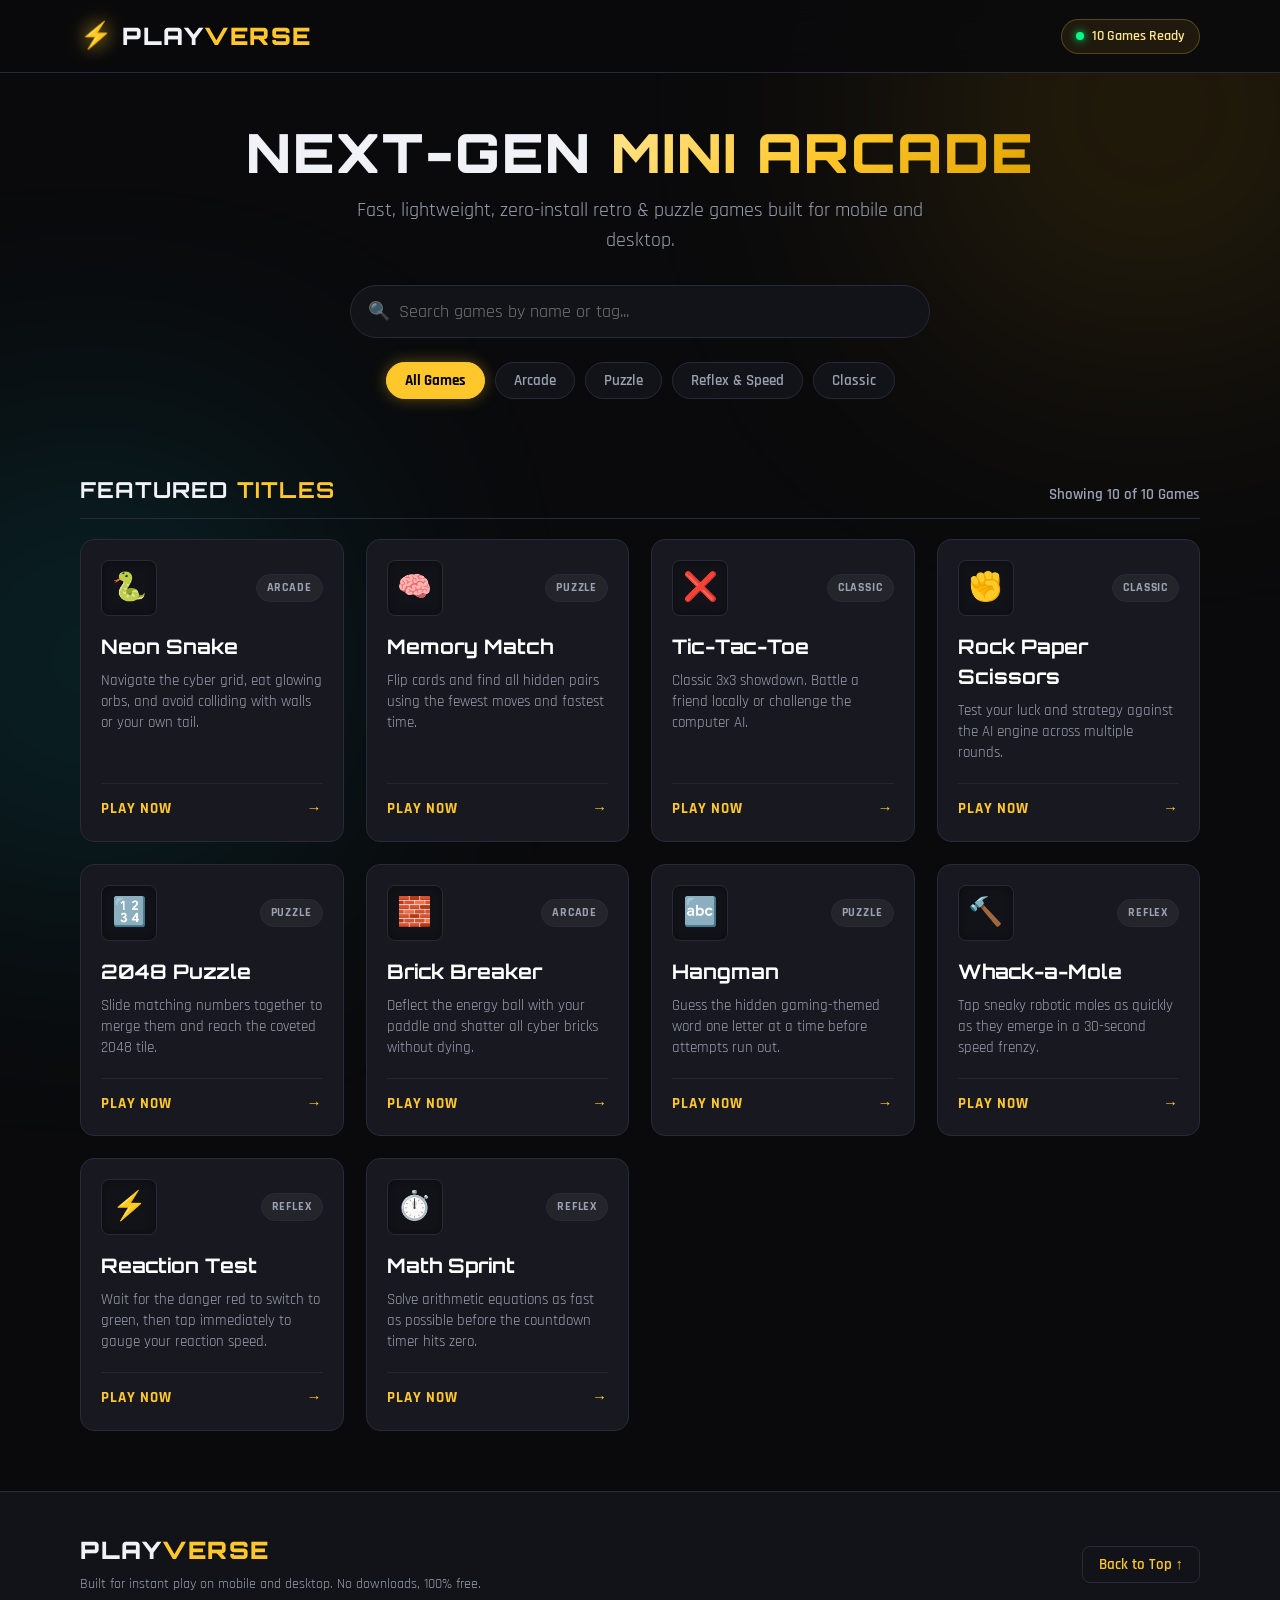
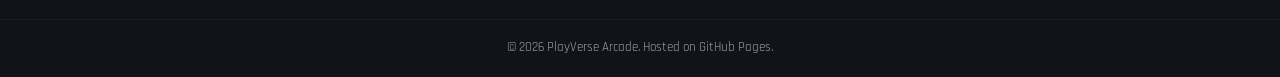
<file: index.html>
<!DOCTYPE html>
<html lang="en">
<head>
  <meta charset="UTF-8">
  <meta name="viewport" content="width=device-width, initial-scale=1.0">
  <title>PlayVerse | Premium Web Arcade</title>
  <meta name="description" content="PlayVerse is a free, mobile-optimized online gaming portal featuring 10 classic retro and puzzle games.">
  <link rel="stylesheet" href="style.css">
  <link rel="preconnect" href="https://fonts.googleapis.com">
  <link rel="preconnect" href="https://fonts.gstatic.com" crossorigin>
  <link href="https://fonts.googleapis.com/css2?family=Orbitron:wght@500;700;900&family=Rajdhani:wght@500;600;700&display=swap" rel="stylesheet">
</head>
<body>
  <div class="bg-glow-orb orb-1"></div>
  <div class="bg-glow-orb orb-2"></div>

  <!-- Header & Navigation -->
  <header class="header">
    <div class="container nav-container">
      <a href="index.html" class="logo">
        <span class="logo-icon">⚡</span>
        <span class="logo-text">PLAY<span class="gold-text">VERSE</span></span>
      </a>
      <div class="nav-badges">
        <span class="status-pill"><span class="pulse-dot"></span> 10 Games Ready</span>
      </div>
    </div>
  </header>

  <!-- Hero Banner -->
  <section class="hero-section">
    <div class="container hero-content">
      <h1 class="hero-title">NEXT-GEN <span class="gold-gradient">MINI ARCADE</span></h1>
      <p class="hero-subtitle">Fast, lightweight, zero-install retro & puzzle games built for mobile and desktop.</p>
      
      <!-- Search & Filters -->
      <div class="search-box-wrapper">
        <span class="search-icon">🔍</span>
        <input type="text" id="gameSearch" placeholder="Search games by name or tag..." autocomplete="off">
        <button id="clearSearch" class="clear-btn" aria-label="Clear Search" style="display: none;">✕</button>
      </div>

      <div class="category-pills" id="categoryFilters">
        <button class="pill-btn active" data-category="all">All Games</button>
        <button class="pill-btn" data-category="arcade">Arcade</button>
        <button class="pill-btn" data-category="puzzle">Puzzle</button>
        <button class="pill-btn" data-category="reflex">Reflex & Speed</button>
        <button class="pill-btn" data-category="classic">Classic</button>
      </div>
    </div>
  </section>

  <!-- Games Section -->
  <main class="main-content">
    <div class="container">
      <div class="section-header">
        <h2 class="section-title">FEATURED <span class="gold-text">TITLES</span></h2>
        <span id="gameCount" class="game-counter">Showing 10 Games</span>
      </div>

      <div class="games-grid" id="gamesGrid">
        <!-- Injected dynamically via app.js -->
      </div>

      <div id="noResults" class="empty-state" style="display: none;">
        <p class="empty-emoji">👾</p>
        <h3>No games found</h3>
        <p>Try searching for a different keyword or category.</p>
      </div>
    </div>
  </main>

  <!-- Footer -->
  <footer class="footer">
    <div class="container footer-content">
      <div class="footer-brand">
        <span class="logo-text">PLAY<span class="gold-text">VERSE</span></span>
        <p>Built for instant play on mobile and desktop. No downloads, 100% free.</p>
      </div>
      <div class="footer-links">
        <a href="#top" class="footer-btn">Back to Top ↑</a>
      </div>
    </div>
    <div class="footer-bottom">
      <p>&copy; 2026 PlayVerse Arcade. Hosted on GitHub Pages.</p>
    </div>
  </footer>

  <script src="app.js"></script>
</body>
</html>
</file>
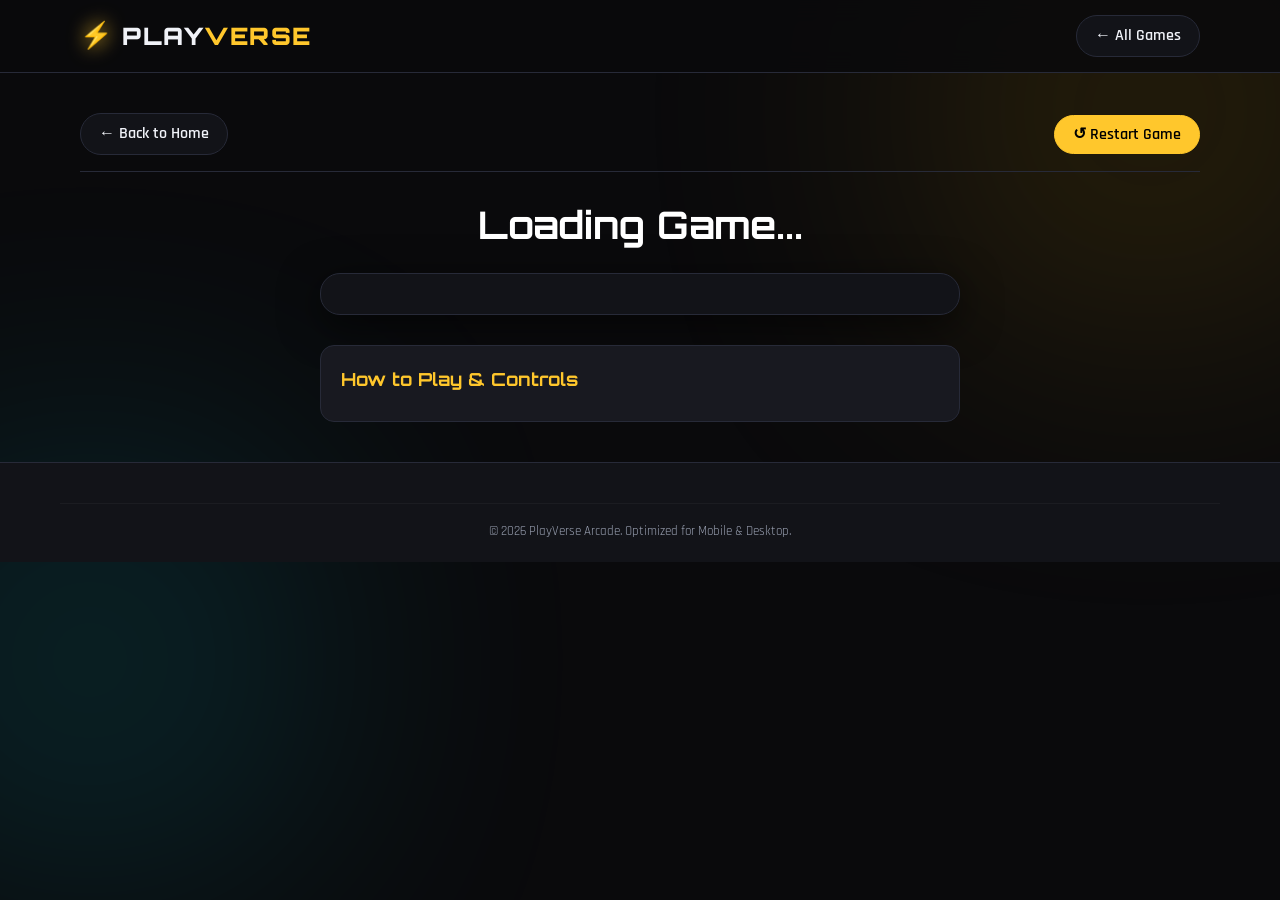
<file: game.html>
<!DOCTYPE html>
<html lang="en">
<head>
  <meta charset="UTF-8">
  <meta name="viewport" content="width=device-width, initial-scale=1.0">
  <title>Play Game | PlayVerse Arcade</title>
  <link rel="stylesheet" href="style.css">
  <link rel="preconnect" href="https://fonts.googleapis.com">
  <link rel="preconnect" href="https://fonts.gstatic.com" crossorigin>
  <link href="https://fonts.googleapis.com/css2?family=Orbitron:wght@500;700;900&family=Rajdhani:wght@500;600;700&display=swap" rel="stylesheet">
</head>
<body>
  <div class="bg-glow-orb orb-1"></div>
  <div class="bg-glow-orb orb-2"></div>

  <!-- Game Page Navigation -->
  <header class="header">
    <div class="container nav-container">
      <a href="index.html" class="logo">
        <span class="logo-icon">⚡</span>
        <span class="logo-text">PLAY<span class="gold-text">VERSE</span></span>
      </a>
      <a href="index.html" class="btn-pill" id="navBackBtn">← All Games</a>
    </div>
  </header>

  <main class="main-content">
    <div class="container" style="padding-top: 24px;">
      
      <!-- Top Action Bar -->
      <div class="game-header-bar">
        <a href="index.html" class="btn-pill">← Back to Home</a>
        <button id="restartBtn" class="btn-pill btn-pill-gold">↺ Restart Game</button>
      </div>

      <!-- Title & Instructions Summary -->
      <div class="game-title-wrap">
        <h1 id="gameTitle" class="game-page-title">Loading Game...</h1>
        <p id="gameDesc" class="game-page-desc"></p>
      </div>

      <!-- Main Game Viewport -->
      <div class="game-viewport" id="gameViewport">
        <!-- Game container dynamically mounted by game.js -->
      </div>

      <!-- Game Instructions Card -->
      <div class="game-instructions-card">
        <h3>How to Play & Controls</h3>
        <div id="gameInstructionsBody">
          <!-- Populated by game.js -->
        </div>
      </div>

    </div>
  </main>

  <footer class="footer">
    <div class="container footer-bottom">
      <p>&copy; 2026 PlayVerse Arcade. Optimized for Mobile & Desktop.</p>
    </div>
  </footer>

  <script src="game.js"></script>
</body>
</html>
</file>
<file: style.css>
:root {
  --bg-primary: #0a0a0c;
  --bg-surface: #121318;
  --bg-card: #181920;
  --bg-card-hover: #22232d;
  --gold-primary: #ffc72c;
  --gold-glow: #e0a300;
  --gold-light: #ffe58f;
  --neon-cyan: #00e5ff;
  --neon-pink: #ff2a70;
  --neon-green: #00ff88;
  --text-main: #f0f2f8;
  --text-dim: #9aa1b2;
  --border-color: #272a38;
  --font-display: 'Orbitron', -apple-system, sans-serif;
  --font-body: 'Rajdhani', -apple-system, sans-serif;
  --radius-sm: 8px;
  --radius-md: 14px;
  --radius-lg: 20px;
  --transition: all 0.25s cubic-bezier(0.4, 0, 0.2, 1);
}

* {
  margin: 0;
  padding: 0;
  box-sizing: border-box;
  -webkit-tap-highlight-color: transparent;
}

body {
  background-color: var(--bg-primary);
  color: var(--text-main);
  font-family: var(--font-body);
  font-size: 18px;
  line-height: 1.5;
  min-height: 100vh;
  position: relative;
  overflow-x: hidden;
}

/* Background Atmosphere */
.bg-glow-orb {
  position: fixed;
  border-radius: 50%;
  filter: blur(140px);
  z-index: -1;
  pointer-events: none;
  opacity: 0.2;
}

.orb-1 {
  width: 420px;
  height: 420px;
  background: var(--gold-glow);
  top: -100px;
  right: -80px;
}

.orb-2 {
  width: 380px;
  height: 380px;
  background: var(--neon-cyan);
  bottom: 50px;
  left: -100px;
}

.container {
  width: 100%;
  max-width: 1160px;
  margin: 0 auto;
  padding: 0 20px;
}

/* Typography Helpers */
.gold-text {
  color: var(--gold-primary);
}

.gold-gradient {
  background: linear-gradient(135deg, var(--gold-light) 0%, var(--gold-primary) 50%, var(--gold-glow) 100%);
  -webkit-background-clip: text;
  -webkit-text-fill-color: transparent;
}

/* Header */
.header {
  background: rgba(10, 10, 12, 0.85);
  backdrop-filter: blur(12px);
  position: sticky;
  top: 0;
  z-index: 100;
  border-bottom: 1px solid var(--border-color);
}

.nav-container {
  display: flex;
  align-items: center;
  justify-content: space-between;
  height: 72px;
}

.logo {
  display: flex;
  align-items: center;
  gap: 10px;
  text-decoration: none;
}

.logo-icon {
  font-size: 26px;
  filter: drop-shadow(0 0 10px var(--gold-primary));
}

.logo-text {
  font-family: var(--font-display);
  font-weight: 900;
  font-size: 24px;
  letter-spacing: 1.5px;
  color: var(--text-main);
}

.status-pill {
  display: flex;
  align-items: center;
  gap: 8px;
  background: rgba(255, 199, 44, 0.08);
  border: 1px solid rgba(255, 199, 44, 0.25);
  padding: 6px 14px;
  border-radius: 50px;
  font-size: 14px;
  font-weight: 600;
  color: var(--gold-light);
}

.pulse-dot {
  width: 8px;
  height: 8px;
  background: var(--neon-green);
  border-radius: 50%;
  box-shadow: 0 0 8px var(--neon-green);
  animation: pulse 1.8s infinite;
}

@keyframes pulse {
  0%, 100% { opacity: 1; transform: scale(1); }
  50% { opacity: 0.4; transform: scale(0.85); }
}

/* Hero Section */
.hero-section {
  padding: 48px 0 32px;
  text-align: center;
}

.hero-title {
  font-family: var(--font-display);
  font-size: clamp(32px, 6vw, 54px);
  letter-spacing: 2px;
  font-weight: 900;
  line-height: 1.15;
  margin-bottom: 12px;
}

.hero-subtitle {
  color: var(--text-dim);
  font-size: clamp(16px, 3.5vw, 20px);
  max-width: 620px;
  margin: 0 auto 30px;
}

/* Search Box */
.search-box-wrapper {
  max-width: 580px;
  margin: 0 auto 24px;
  position: relative;
  display: flex;
  align-items: center;
}

.search-icon {
  position: absolute;
  left: 18px;
  font-size: 18px;
  opacity: 0.6;
  pointer-events: none;
}

.search-box-wrapper input {
  width: 100%;
  background: var(--bg-surface);
  border: 1.5px solid var(--border-color);
  padding: 14px 44px 14px 48px;
  border-radius: 50px;
  color: #fff;
  font-family: var(--font-body);
  font-size: 18px;
  transition: var(--transition);
  outline: none;
}

.search-box-wrapper input:focus {
  border-color: var(--gold-primary);
  box-shadow: 0 0 18px rgba(255, 199, 44, 0.25);
}

.clear-btn {
  position: absolute;
  right: 16px;
  background: transparent;
  border: none;
  color: var(--text-dim);
  font-size: 18px;
  cursor: pointer;
  padding: 4px;
}

/* Category Filter Pills */
.category-pills {
  display: flex;
  gap: 10px;
  justify-content: center;
  flex-wrap: wrap;
  margin-bottom: 10px;
}

.pill-btn {
  background: var(--bg-surface);
  border: 1px solid var(--border-color);
  color: var(--text-dim);
  font-family: var(--font-body);
  font-weight: 600;
  font-size: 15px;
  padding: 8px 18px;
  border-radius: 30px;
  cursor: pointer;
  transition: var(--transition);
}

.pill-btn:hover {
  border-color: var(--gold-primary);
  color: #fff;
}

.pill-btn.active {
  background: var(--gold-primary);
  border-color: var(--gold-primary);
  color: #000;
  font-weight: 700;
  box-shadow: 0 0 15px rgba(255, 199, 44, 0.35);
}

/* Section Header */
.section-header {
  display: flex;
  justify-content: space-between;
  align-items: flex-end;
  margin: 32px 0 20px;
  border-bottom: 1px solid var(--border-color);
  padding-bottom: 12px;
}

.section-title {
  font-family: var(--font-display);
  font-size: 22px;
  letter-spacing: 1.2px;
}

.game-counter {
  font-size: 15px;
  color: var(--text-dim);
  font-weight: 600;
}

/* Games Grid */
.games-grid {
  display: grid;
  grid-template-columns: repeat(auto-fill, minmax(260px, 1fr));
  gap: 22px;
  margin-bottom: 60px;
}

/* Game Card */
.game-card {
  background: var(--bg-card);
  border: 1px solid var(--border-color);
  border-radius: var(--radius-md);
  padding: 20px;
  display: flex;
  flex-direction: column;
  justify-content: space-between;
  text-decoration: none;
  color: inherit;
  position: relative;
  overflow: hidden;
  transition: var(--transition);
}

.game-card::before {
  content: '';
  position: absolute;
  inset: 0;
  border-radius: var(--radius-md);
  padding: 1.5px;
  background: linear-gradient(135deg, transparent, rgba(255, 199, 44, 0.3), transparent);
  -webkit-mask: linear-gradient(#fff 0 0) content-box, linear-gradient(#fff 0 0);
  -webkit-mask-composite: xor;
  mask-composite: exclude;
  pointer-events: none;
  opacity: 0;
  transition: var(--transition);
}

.game-card:hover {
  transform: translateY(-5px);
  background: var(--bg-card-hover);
  border-color: rgba(255, 199, 44, 0.4);
  box-shadow: 0 12px 30px rgba(0, 0, 0, 0.5), 0 0 20px rgba(255, 199, 44, 0.15);
}

.game-card:hover::before {
  opacity: 1;
}

.card-top {
  display: flex;
  align-items: center;
  justify-content: space-between;
  margin-bottom: 16px;
}

.card-icon-wrap {
  width: 56px;
  height: 56px;
  background: var(--bg-surface);
  border: 1px solid var(--border-color);
  border-radius: var(--radius-sm);
  display: flex;
  align-items: center;
  justify-content: center;
  font-size: 28px;
  box-shadow: inset 0 0 10px rgba(0, 0, 0, 0.4);
}

.card-badge {
  font-size: 12px;
  text-transform: uppercase;
  font-weight: 700;
  letter-spacing: 0.8px;
  padding: 4px 10px;
  border-radius: 50px;
  background: rgba(255, 255, 255, 0.05);
  color: var(--text-dim);
  border: 1px solid var(--border-color);
}

.card-title {
  font-family: var(--font-display);
  font-size: 20px;
  margin-bottom: 8px;
  color: #fff;
}

.card-desc {
  font-size: 15px;
  color: var(--text-dim);
  line-height: 1.4;
  margin-bottom: 20px;
  flex-grow: 1;
}

.card-action {
  display: flex;
  align-items: center;
  justify-content: space-between;
  font-weight: 700;
  font-size: 15px;
  color: var(--gold-primary);
  text-transform: uppercase;
  letter-spacing: 1px;
  border-top: 1px solid rgba(255, 255, 255, 0.06);
  padding-top: 14px;
}

.card-action .arrow {
  transition: transform 0.2s ease;
}

.game-card:hover .card-action .arrow {
  transform: translateX(4px);
}

.empty-state {
  text-align: center;
  padding: 60px 20px;
  color: var(--text-dim);
}

.empty-emoji {
  font-size: 48px;
  margin-bottom: 12px;
}

/* Footer */
.footer {
  border-top: 1px solid var(--border-color);
  background: var(--bg-surface);
  padding: 40px 0 20px;
}

.footer-content {
  display: flex;
  justify-content: space-between;
  align-items: center;
  flex-wrap: wrap;
  gap: 20px;
  margin-bottom: 24px;
}

.footer-brand p {
  color: var(--text-dim);
  font-size: 14px;
  margin-top: 6px;
}

.footer-btn {
  color: var(--gold-primary);
  text-decoration: none;
  font-size: 15px;
  font-weight: 600;
  border: 1px solid var(--border-color);
  padding: 8px 16px;
  border-radius: var(--radius-sm);
  transition: var(--transition);
}

.footer-btn:hover {
  border-color: var(--gold-primary);
  background: rgba(255, 199, 44, 0.08);
}

.footer-bottom {
  text-align: center;
  color: var(--text-dim);
  font-size: 13px;
  border-top: 1px solid rgba(255, 255, 255, 0.04);
  padding-top: 18px;
}

/* ========================================================
   GAME PAGE SPECIFIC STYLES (game.html)
   ======================================================== */
.game-header-bar {
  display: flex;
  justify-content: space-between;
  align-items: center;
  padding: 16px 0;
  border-bottom: 1px solid var(--border-color);
  margin-bottom: 24px;
  flex-wrap: wrap;
  gap: 12px;
}

.btn-pill {
  display: inline-flex;
  align-items: center;
  gap: 8px;
  background: var(--bg-surface);
  color: var(--text-main);
  border: 1px solid var(--border-color);
  padding: 8px 18px;
  border-radius: 50px;
  font-family: var(--font-body);
  font-size: 16px;
  font-weight: 600;
  text-decoration: none;
  cursor: pointer;
  transition: var(--transition);
}

.btn-pill:hover {
  border-color: var(--gold-primary);
  color: var(--gold-primary);
}

.btn-pill-gold {
  background: var(--gold-primary);
  color: #000;
  border-color: var(--gold-primary);
}

.btn-pill-gold:hover {
  background: #ffcf40;
  color: #000;
  box-shadow: 0 0 15px rgba(255, 199, 44, 0.4);
}

.game-title-wrap {
  text-align: center;
  margin-bottom: 20px;
}

.game-page-title {
  font-family: var(--font-display);
  font-size: clamp(26px, 5vw, 38px);
  color: #fff;
}

.game-page-desc {
  color: var(--text-dim);
  font-size: 16px;
  max-width: 650px;
  margin: 6px auto 0;
}

/* Game Frame / Arena */
.game-viewport {
  background: var(--bg-surface);
  border: 1px solid var(--border-color);
  border-radius: var(--radius-lg);
  padding: 20px;
  box-shadow: 0 10px 40px rgba(0, 0, 0, 0.6);
  max-width: 640px;
  margin: 0 auto 30px;
  display: flex;
  flex-direction: column;
  align-items: center;
}

/* Game Score HUD */
.hud-bar {
  width: 100%;
  display: flex;
  justify-content: space-around;
  background: var(--bg-card);
  border: 1px solid var(--border-color);
  border-radius: var(--radius-sm);
  padding: 10px 14px;
  margin-bottom: 18px;
  font-family: var(--font-display);
  font-size: 15px;
}

.hud-item {
  display: flex;
  flex-direction: column;
  align-items: center;
}

.hud-label {
  font-size: 12px;
  color: var(--text-dim);
  letter-spacing: 0.5px;
}

.hud-val {
  color: var(--gold-primary);
  font-weight: 700;
  font-size: 18px;
}

/* Canvas styling for Snake / Brick Breaker */
.game-canvas {
  background: #000;
  border: 2px solid var(--border-color);
  border-radius: var(--radius-sm);
  display: block;
  max-width: 100%;
  box-shadow: 0 0 15px rgba(0, 0, 0, 0.8);
  touch-action: none;
}

/* D-PAD Touch Controls */
.dpad-container {
  display: flex;
  flex-direction: column;
  align-items: center;
  gap: 8px;
  margin-top: 18px;
  width: 100%;
}

.dpad-row {
  display: flex;
  gap: 12px;
}

.dpad-btn {
  width: 58px;
  height: 52px;
  background: var(--bg-card);
  border: 1.5px solid var(--border-color);
  border-radius: 10px;
  color: #fff;
  font-size: 20px;
  display: flex;
  align-items: center;
  justify-content: center;
  cursor: pointer;
  user-select: none;
  transition: var(--transition);
}

.dpad-btn:active {
  background: var(--gold-primary);
  color: #000;
  border-color: var(--gold-primary);
}

/* ========================================================
   INDIVIDUAL MINI GAMES STYLING
   ======================================================== */

/* 2. Memory Match */
.memory-grid {
  display: grid;
  grid-template-columns: repeat(4, 1fr);
  gap: 10px;
  width: 100%;
  max-width: 400px;
}

.memory-card {
  aspect-ratio: 1;
  background: var(--bg-card);
  border: 2px solid var(--border-color);
  border-radius: 10px;
  display: flex;
  align-items: center;
  justify-content: center;
  font-size: 30px;
  cursor: pointer;
  perspective: 1000px;
  transition: var(--transition);
  user-select: none;
}

.memory-card.flipped {
  background: rgba(255, 199, 44, 0.15);
  border-color: var(--gold-primary);
  transform: rotateY(180deg);
}

.memory-card.matched {
  background: rgba(0, 255, 136, 0.15);
  border-color: var(--neon-green);
  opacity: 0.85;
  cursor: default;
}

/* 3. Tic Tac Toe */
.ttt-grid {
  display: grid;
  grid-template-columns: repeat(3, 1fr);
  gap: 10px;
  width: 100%;
  max-width: 320px;
  margin: 10px 0;
}

.ttt-cell {
  aspect-ratio: 1;
  background: var(--bg-card);
  border: 2px solid var(--border-color);
  border-radius: 12px;
  display: flex;
  align-items: center;
  justify-content: center;
  font-family: var(--font-display);
  font-size: 42px;
  font-weight: 900;
  cursor: pointer;
  transition: var(--transition);
}

.ttt-cell:hover {
  border-color: var(--gold-primary);
}

.ttt-cell.x {
  color: var(--neon-cyan);
}

.ttt-cell.o {
  color: var(--gold-primary);
}

.mode-toggle {
  display: flex;
  gap: 8px;
  margin-bottom: 12px;
}

/* 4. Rock Paper Scissors */
.rps-options {
  display: flex;
  gap: 14px;
  justify-content: center;
  margin: 16px 0;
}

.rps-btn {
  width: 80px;
  height: 80px;
  font-size: 36px;
  background: var(--bg-card);
  border: 2px solid var(--border-color);
  border-radius: 16px;
  cursor: pointer;
  transition: var(--transition);
}

.rps-btn:hover {
  border-color: var(--gold-primary);
  transform: scale(1.05);
}

.rps-stage {
  display: flex;
  align-items: center;
  justify-content: center;
  gap: 24px;
  margin: 20px 0;
}

.rps-slot {
  text-align: center;
}

.rps-slot .symbol {
  font-size: 48px;
  display: block;
  height: 60px;
}

.rps-result {
  font-family: var(--font-display);
  font-size: 20px;
  margin: 12px 0;
  min-height: 28px;
}

/* 5. 2048 Puzzle */
.g2048-board {
  display: grid;
  grid-template-columns: repeat(4, 1fr);
  gap: 8px;
  background: #111;
  padding: 10px;
  border-radius: 12px;
  width: 100%;
  max-width: 340px;
  touch-action: none;
}

.g2048-cell {
  aspect-ratio: 1;
  background: var(--bg-card);
  border-radius: 8px;
  display: flex;
  align-items: center;
  justify-content: center;
  font-family: var(--font-display);
  font-size: 20px;
  font-weight: 700;
  color: #fff;
  transition: transform 0.1s ease;
}

.g2048-cell[data-val="2"] { background: #262933; color: #f0f2f8; }
.g2048-cell[data-val="4"] { background: #353a47; color: #f0f2f8; }
.g2048-cell[data-val="8"] { background: #d97706; color: #fff; }
.g2048-cell[data-val="16"] { background: #ea580c; color: #fff; }
.g2048-cell[data-val="32"] { background: #dc2626; color: #fff; }
.g2048-cell[data-val="64"] { background: #e11d48; color: #fff; }
.g2048-cell[data-val="128"] { background: #eab308; color: #000; font-size: 18px; }
.g2048-cell[data-val="256"] { background: #facc15; color: #000; font-size: 18px; box-shadow: 0 0 10px #facc15; }
.g2048-cell[data-val="512"] { background: #22c55e; color: #000; font-size: 18px; }
.g2048-cell[data-val="1024"] { background: #06b6d4; color: #000; font-size: 16px; }
.g2048-cell[data-val="2048"] { background: #a855f7; color: #fff; font-size: 16px; box-shadow: 0 0 15px #a855f7; }

/* 7. Hangman */
.hangman-figure {
  font-family: monospace;
  white-space: pre;
  background: #000;
  padding: 10px 18px;
  border-radius: 8px;
  font-size: 15px;
  color: var(--neon-cyan);
  margin-bottom: 14px;
}

.word-display {
  display: flex;
  gap: 8px;
  font-size: 26px;
  font-family: var(--font-display);
  letter-spacing: 4px;
  margin: 12px 0 20px;
}

.virtual-keyboard {
  display: flex;
  flex-wrap: wrap;
  gap: 6px;
  justify-content: center;
  max-width: 420px;
}

.key-btn {
  width: 36px;
  height: 40px;
  background: var(--bg-card);
  border: 1px solid var(--border-color);
  border-radius: 6px;
  color: #fff;
  font-weight: 700;
  font-size: 16px;
  cursor: pointer;
  transition: var(--transition);
}

.key-btn:disabled {
  opacity: 0.3;
  cursor: not-allowed;
  border-color: transparent;
}

/* 8. Whack-a-Mole */
.mole-grid {
  display: grid;
  grid-template-columns: repeat(3, 1fr);
  gap: 12px;
  width: 100%;
  max-width: 320px;
  margin: 10px 0;
}

.mole-hole {
  aspect-ratio: 1;
  background: #14161d;
  border: 2px solid var(--border-color);
  border-radius: 50%;
  display: flex;
  align-items: center;
  justify-content: center;
  font-size: 40px;
  cursor: pointer;
  position: relative;
  overflow: hidden;
  user-select: none;
}

.mole-hole.active::after {
  content: '🐹';
  position: absolute;
  animation: popUp 0.15s ease-out;
}

@keyframes popUp {
  0% { transform: translateY(40px); }
  100% { transform: translateY(0); }
}

/* 9. Reaction Test */
.reaction-box {
  width: 100%;
  max-width: 440px;
  height: 240px;
  border-radius: var(--radius-md);
  display: flex;
  flex-direction: column;
  align-items: center;
  justify-content: center;
  cursor: pointer;
  user-select: none;
  text-align: center;
  padding: 20px;
  transition: background-color 0.2s ease;
}

.reaction-box.idle { background: #1c1d27; border: 2px dashed var(--border-color); }
.reaction-box.waiting { background: #dc2626; color: #fff; }
.reaction-box.ready { background: #16a34a; color: #fff; }
.reaction-box.too-early { background: #b91c1c; }

/* 10. Math Sprint */
.math-problem {
  font-family: var(--font-display);
  font-size: 42px;
  margin: 20px 0;
  color: var(--gold-primary);
}

.math-options {
  display: grid;
  grid-template-columns: repeat(2, 1fr);
  gap: 12px;
  width: 100%;
  max-width: 320px;
}

.math-btn {
  background: var(--bg-card);
  border: 2px solid var(--border-color);
  border-radius: 12px;
  padding: 16px;
  font-family: var(--font-display);
  font-size: 24px;
  color: #fff;
  cursor: pointer;
  transition: var(--transition);
}

.math-btn:hover {
  border-color: var(--gold-primary);
  background: var(--bg-card-hover);
}

/* Game Message Overlay */
.game-status-msg {
  font-family: var(--font-display);
  font-size: 18px;
  font-weight: 700;
  text-align: center;
  margin: 12px 0;
  min-height: 28px;
  color: var(--neon-cyan);
}

.game-instructions-card {
  max-width: 640px;
  margin: 0 auto 40px;
  background: var(--bg-card);
  border: 1px solid var(--border-color);
  border-radius: var(--radius-md);
  padding: 20px;
}

.game-instructions-card h3 {
  font-family: var(--font-display);
  font-size: 18px;
  color: var(--gold-primary);
  margin-bottom: 8px;
}

.game-instructions-card ul {
  padding-left: 20px;
  color: var(--text-dim);
  font-size: 15px;
}

/* Media Queries */
@media (max-width: 600px) {
  .hero-title { font-size: 30px; }
  .games-grid { grid-template-columns: 1fr; }
  .memory-grid { max-width: 300px; gap: 8px; }
  .rps-btn { width: 68px; height: 68px; font-size: 30px; }
  .g2048-board { max-width: 290px; }
  .dpad-btn { width: 50px; height: 46px; }
}
</file>
